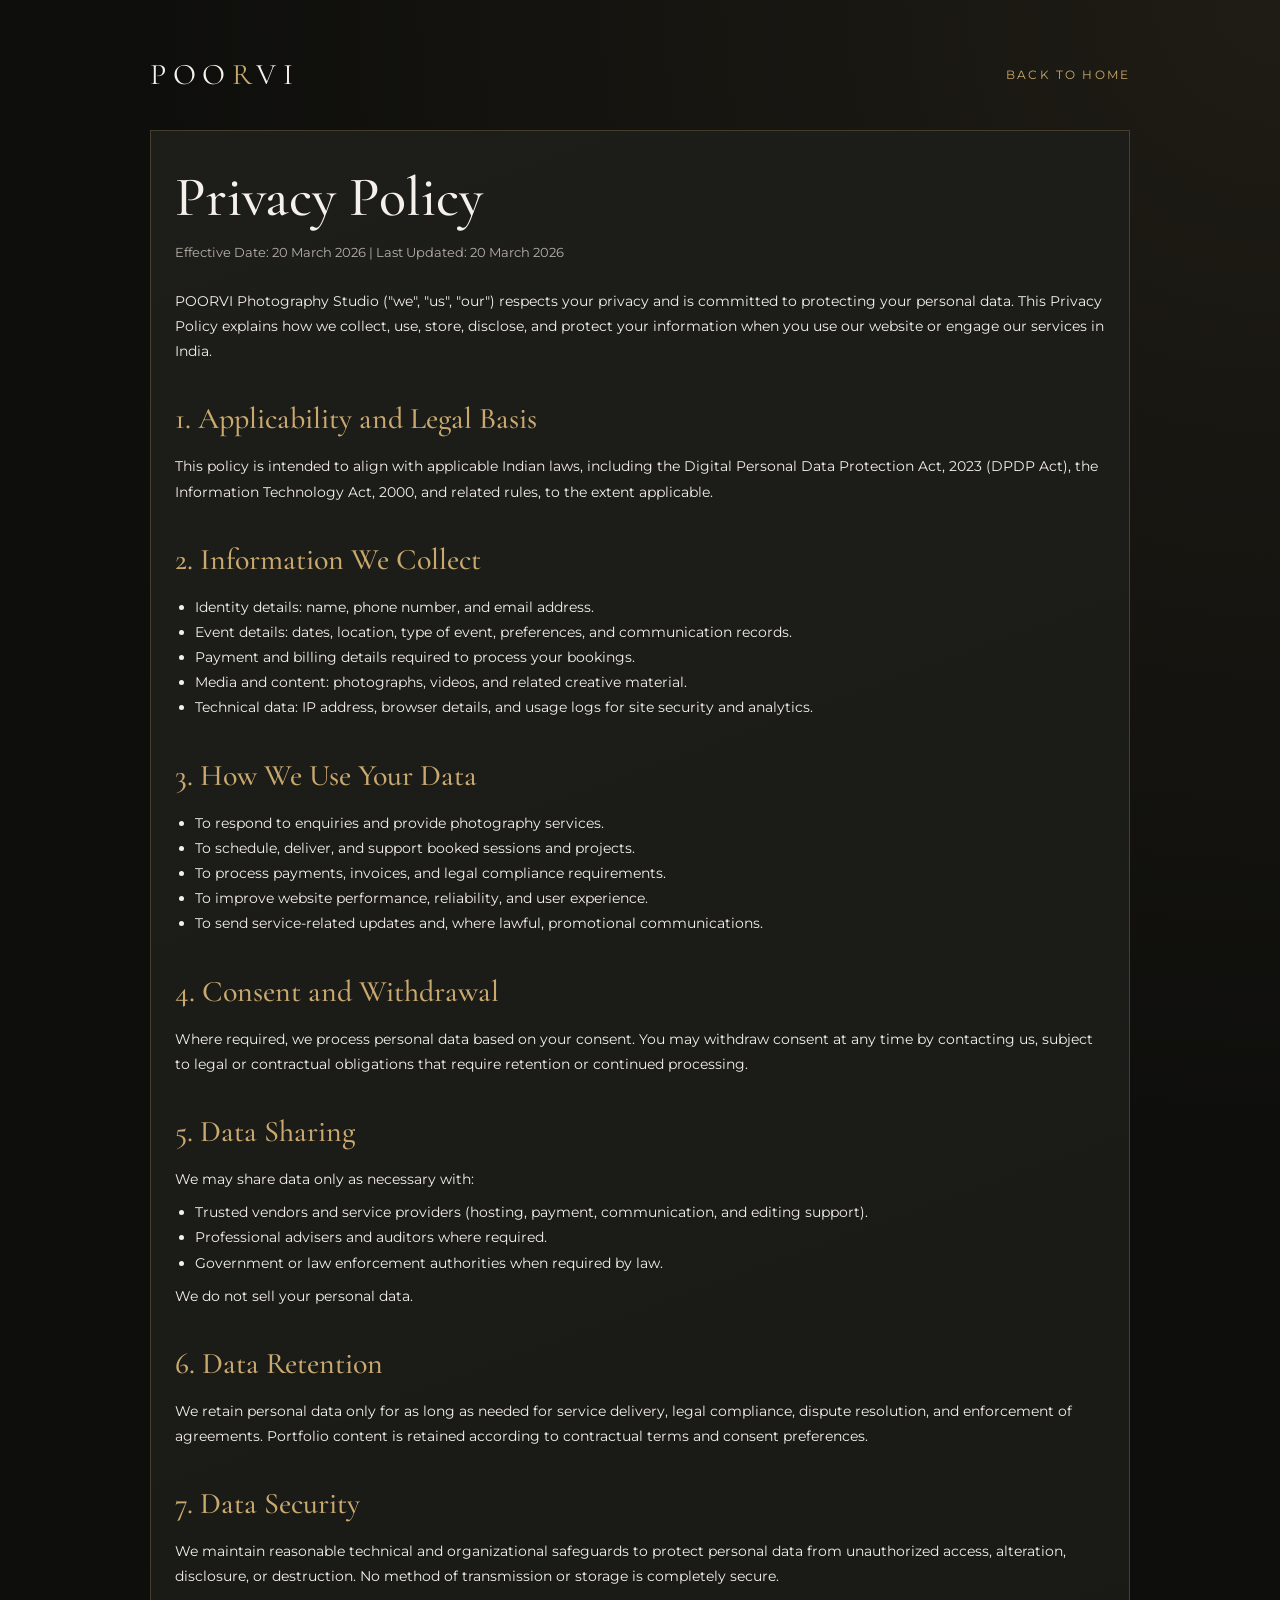
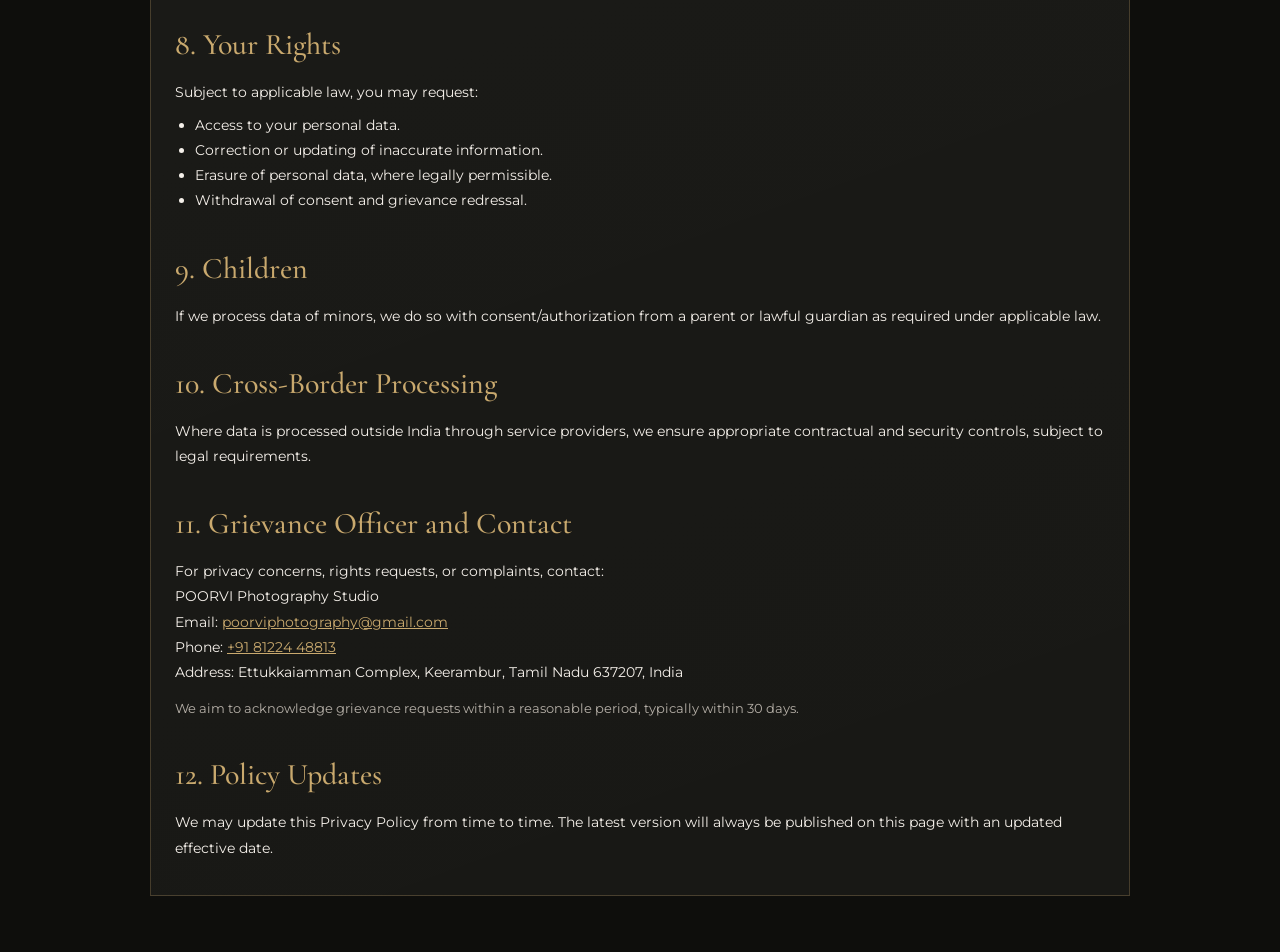
<file: privacy-policy.html>
<!DOCTYPE html>
<html lang="en-IN">
<head>
  <meta charset="UTF-8">
  <meta name="viewport" content="width=device-width, initial-scale=1.0">
  <title>Privacy Policy | POORVI Photography Studio</title>
  <meta name="description" content="Privacy Policy for POORVI Photography Studio in accordance with applicable Indian laws, including the Digital Personal Data Protection Act, 2023.">
  <meta name="robots" content="index, follow">
  <meta name="theme-color" content="#0e0e0c">
  <link rel="icon" type="image/png" href="/assets/favicon.png">
  <link rel="shortcut icon" type="image/png" href="/assets/favicon.png">
  <link rel="apple-touch-icon" href="/assets/favicon.png">
  <link rel="canonical" href="https://poorvi.triospark.in/privacy-policy.html">
  <link rel="preconnect" href="https://fonts.googleapis.com">
  <link rel="preconnect" href="https://fonts.gstatic.com" crossorigin>
  <link href="https://fonts.googleapis.com/css2?family=Cormorant+Garamond:wght@400;500;600&family=Montserrat:wght@300;400;500;600&display=swap" rel="stylesheet">
  <style>
    :root {
      --bg: #0e0e0c;
      --panel: #181815;
      --text: #f5f0ea;
      --muted: #b6b0a8;
      --gold: #c9a96e;
      --line: rgba(201, 169, 110, 0.25);
    }

    * {
      box-sizing: border-box;
      margin: 0;
      padding: 0;
    }

    body {
      font-family: "Montserrat", sans-serif;
      background: radial-gradient(circle at top right, rgba(201, 169, 110, 0.09), transparent 40%), var(--bg);
      color: var(--text);
      line-height: 1.8;
      padding: 0 20px 56px;
    }

    .wrap {
      width: min(980px, 100%);
      margin: 48px auto 0;
    }

    .topbar {
      display: flex;
      justify-content: space-between;
      align-items: center;
      margin-bottom: 28px;
      gap: 16px;
      flex-wrap: wrap;
    }

    .brand {
      font-family: "Cormorant Garamond", serif;
      letter-spacing: 0.22em;
      font-size: 30px;
      text-decoration: none;
      color: var(--text);
    }

    .brand span {
      color: var(--gold);
    }

    .back {
      text-decoration: none;
      color: var(--gold);
      font-size: 12px;
      letter-spacing: 0.18em;
      text-transform: uppercase;
    }

    .card {
      background: linear-gradient(160deg, rgba(255, 255, 255, 0.02), rgba(255, 255, 255, 0)), var(--panel);
      border: 1px solid var(--line);
      padding: 34px 24px;
    }

    h1 {
      font-family: "Cormorant Garamond", serif;
      font-size: clamp(36px, 6vw, 56px);
      font-weight: 500;
      line-height: 1.15;
      margin-bottom: 12px;
    }

    .meta {
      color: var(--muted);
      font-size: 13px;
      margin-bottom: 24px;
    }

    h2 {
      font-family: "Cormorant Garamond", serif;
      font-size: 30px;
      margin: 28px 0 8px;
      color: var(--gold);
      font-weight: 500;
    }

    p, li {
      color: var(--text);
      font-size: 14px;
    }

    ul {
      padding-left: 20px;
      margin: 8px 0;
    }

    .small {
      color: var(--muted);
      font-size: 13px;
      margin-top: 12px;
    }

    a {
      color: var(--gold);
    }

    @media (max-width: 767px) {
      .card {
        padding: 24px 16px;
      }

      h2 {
        font-size: 26px;
      }
    }
  </style>
</head>
<body>
  <div class="wrap">
    <div class="topbar">
      <a class="brand" href="/">POO<span>R</span>VI</a>
      <a class="back" href="/">Back to Home</a>
    </div>

    <main class="card">
      <h1>Privacy Policy</h1>
      <p class="meta">Effective Date: 20 March 2026 | Last Updated: 20 March 2026</p>

      <p>
        POORVI Photography Studio ("we", "us", "our") respects your privacy and is committed to protecting your personal data.
        This Privacy Policy explains how we collect, use, store, disclose, and protect your information when you use our website
        or engage our services in India.
      </p>

      <h2>1. Applicability and Legal Basis</h2>
      <p>
        This policy is intended to align with applicable Indian laws, including the Digital Personal Data Protection Act, 2023
        (DPDP Act), the Information Technology Act, 2000, and related rules, to the extent applicable.
      </p>

      <h2>2. Information We Collect</h2>
      <ul>
        <li>Identity details: name, phone number, and email address.</li>
        <li>Event details: dates, location, type of event, preferences, and communication records.</li>
        <li>Payment and billing details required to process your bookings.</li>
        <li>Media and content: photographs, videos, and related creative material.</li>
        <li>Technical data: IP address, browser details, and usage logs for site security and analytics.</li>
      </ul>

      <h2>3. How We Use Your Data</h2>
      <ul>
        <li>To respond to enquiries and provide photography services.</li>
        <li>To schedule, deliver, and support booked sessions and projects.</li>
        <li>To process payments, invoices, and legal compliance requirements.</li>
        <li>To improve website performance, reliability, and user experience.</li>
        <li>To send service-related updates and, where lawful, promotional communications.</li>
      </ul>

      <h2>4. Consent and Withdrawal</h2>
      <p>
        Where required, we process personal data based on your consent. You may withdraw consent at any time by contacting us,
        subject to legal or contractual obligations that require retention or continued processing.
      </p>

      <h2>5. Data Sharing</h2>
      <p>We may share data only as necessary with:</p>
      <ul>
        <li>Trusted vendors and service providers (hosting, payment, communication, and editing support).</li>
        <li>Professional advisers and auditors where required.</li>
        <li>Government or law enforcement authorities when required by law.</li>
      </ul>
      <p>We do not sell your personal data.</p>

      <h2>6. Data Retention</h2>
      <p>
        We retain personal data only for as long as needed for service delivery, legal compliance, dispute resolution,
        and enforcement of agreements. Portfolio content is retained according to contractual terms and consent preferences.
      </p>

      <h2>7. Data Security</h2>
      <p>
        We maintain reasonable technical and organizational safeguards to protect personal data from unauthorized access,
        alteration, disclosure, or destruction. No method of transmission or storage is completely secure.
      </p>

      <h2>8. Your Rights</h2>
      <p>Subject to applicable law, you may request:</p>
      <ul>
        <li>Access to your personal data.</li>
        <li>Correction or updating of inaccurate information.</li>
        <li>Erasure of personal data, where legally permissible.</li>
        <li>Withdrawal of consent and grievance redressal.</li>
      </ul>

      <h2>9. Children</h2>
      <p>
        If we process data of minors, we do so with consent/authorization from a parent or lawful guardian as required
        under applicable law.
      </p>

      <h2>10. Cross-Border Processing</h2>
      <p>
        Where data is processed outside India through service providers, we ensure appropriate contractual and security controls,
        subject to legal requirements.
      </p>

      <h2>11. Grievance Officer and Contact</h2>
      <p>
        For privacy concerns, rights requests, or complaints, contact:
        <br>POORVI Photography Studio
        <br>Email: <a href="mailto:poorviphotography@gmail.com">poorviphotography@gmail.com</a>
        <br>Phone: <a href="tel:+918122448813">+91 81224 48813</a>
        <br>Address: Ettukkaiamman Complex, Keerambur, Tamil Nadu 637207, India
      </p>
      <p class="small">We aim to acknowledge grievance requests within a reasonable period, typically within 30 days.</p>

      <h2>12. Policy Updates</h2>
      <p>
        We may update this Privacy Policy from time to time. The latest version will always be published on this page with
        an updated effective date.
      </p>
    </main>
  </div>
</body>
</html>
</file>
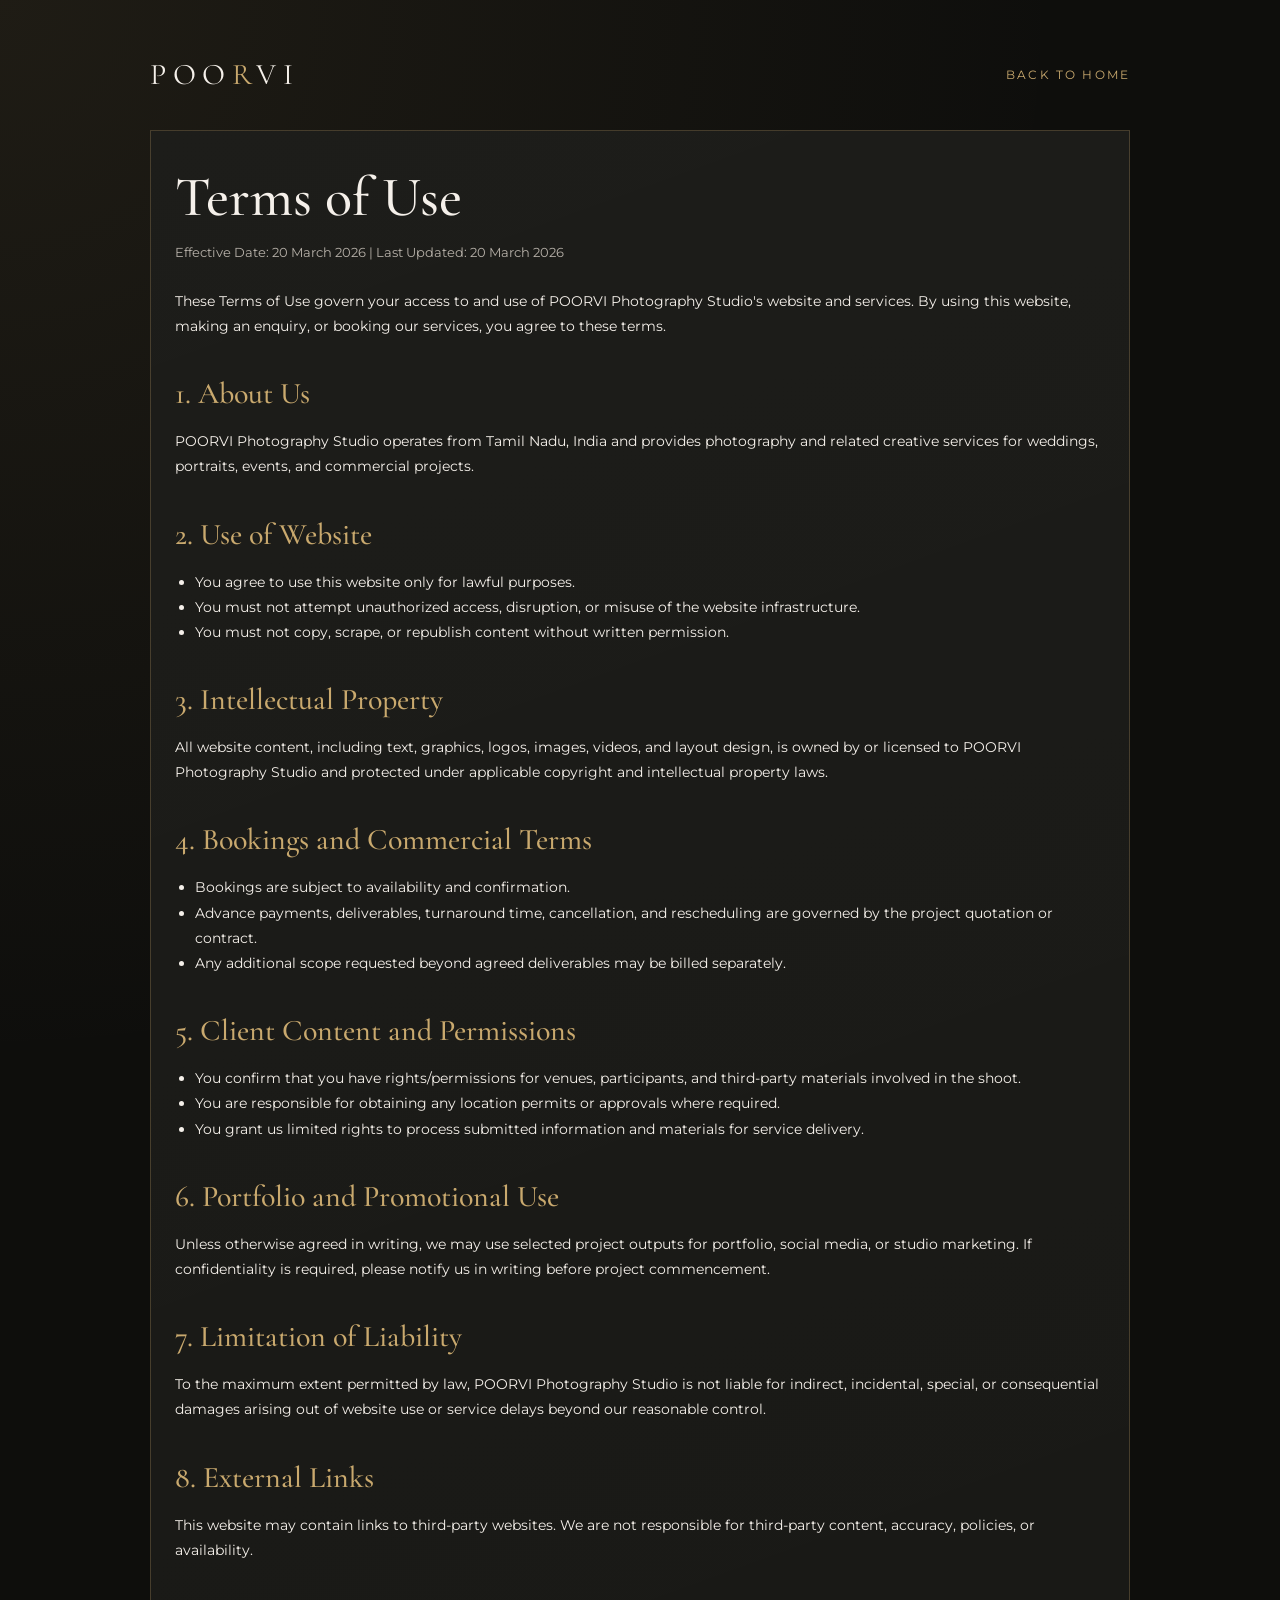
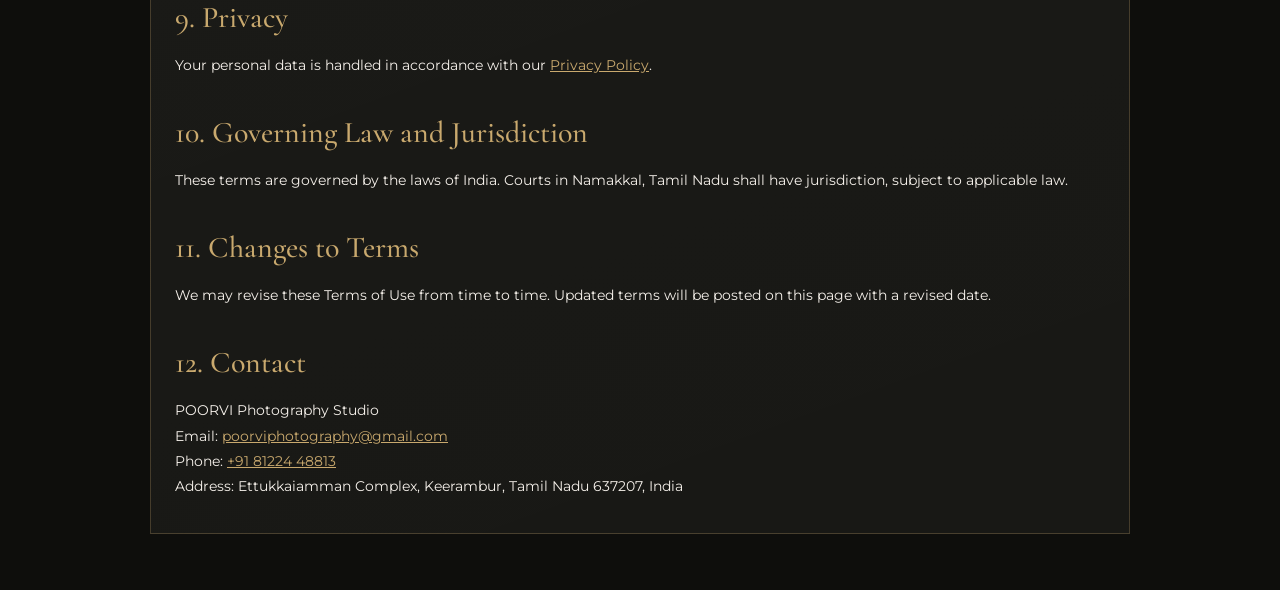
<file: terms-of-use.html>
<!DOCTYPE html>
<html lang="en-IN">
<head>
  <meta charset="UTF-8">
  <meta name="viewport" content="width=device-width, initial-scale=1.0">
  <title>Terms of Use | POORVI Photography Studio</title>
  <meta name="description" content="Terms of Use for POORVI Photography Studio website and services, governed by applicable Indian law.">
  <meta name="robots" content="index, follow">
  <meta name="theme-color" content="#0e0e0c">
  <link rel="icon" type="image/png" href="/assets/favicon.png">
  <link rel="shortcut icon" type="image/png" href="/assets/favicon.png">
  <link rel="apple-touch-icon" href="/assets/favicon.png">
  <link rel="canonical" href="https://poorvi.triospark.in/terms-of-use.html">
  <link rel="preconnect" href="https://fonts.googleapis.com">
  <link rel="preconnect" href="https://fonts.gstatic.com" crossorigin>
  <link href="https://fonts.googleapis.com/css2?family=Cormorant+Garamond:wght@400;500;600&family=Montserrat:wght@300;400;500;600&display=swap" rel="stylesheet">
  <style>
    :root {
      --bg: #0e0e0c;
      --panel: #181815;
      --text: #f5f0ea;
      --muted: #b6b0a8;
      --gold: #c9a96e;
      --line: rgba(201, 169, 110, 0.25);
    }

    * {
      box-sizing: border-box;
      margin: 0;
      padding: 0;
    }

    body {
      font-family: "Montserrat", sans-serif;
      background: radial-gradient(circle at top left, rgba(201, 169, 110, 0.09), transparent 42%), var(--bg);
      color: var(--text);
      line-height: 1.8;
      padding: 0 20px 56px;
    }

    .wrap {
      width: min(980px, 100%);
      margin: 48px auto 0;
    }

    .topbar {
      display: flex;
      justify-content: space-between;
      align-items: center;
      margin-bottom: 28px;
      gap: 16px;
      flex-wrap: wrap;
    }

    .brand {
      font-family: "Cormorant Garamond", serif;
      letter-spacing: 0.22em;
      font-size: 30px;
      text-decoration: none;
      color: var(--text);
    }

    .brand span {
      color: var(--gold);
    }

    .back {
      text-decoration: none;
      color: var(--gold);
      font-size: 12px;
      letter-spacing: 0.18em;
      text-transform: uppercase;
    }

    .card {
      background: linear-gradient(160deg, rgba(255, 255, 255, 0.02), rgba(255, 255, 255, 0)), var(--panel);
      border: 1px solid var(--line);
      padding: 34px 24px;
    }

    h1 {
      font-family: "Cormorant Garamond", serif;
      font-size: clamp(36px, 6vw, 56px);
      font-weight: 500;
      line-height: 1.15;
      margin-bottom: 12px;
    }

    .meta {
      color: var(--muted);
      font-size: 13px;
      margin-bottom: 24px;
    }

    h2 {
      font-family: "Cormorant Garamond", serif;
      font-size: 30px;
      margin: 28px 0 8px;
      color: var(--gold);
      font-weight: 500;
    }

    p, li {
      color: var(--text);
      font-size: 14px;
    }

    ul {
      padding-left: 20px;
      margin: 8px 0;
    }

    a {
      color: var(--gold);
    }

    @media (max-width: 767px) {
      .card {
        padding: 24px 16px;
      }

      h2 {
        font-size: 26px;
      }
    }
  </style>
</head>
<body>
  <div class="wrap">
    <div class="topbar">
      <a class="brand" href="/">POO<span>R</span>VI</a>
      <a class="back" href="/">Back to Home</a>
    </div>

    <main class="card">
      <h1>Terms of Use</h1>
      <p class="meta">Effective Date: 20 March 2026 | Last Updated: 20 March 2026</p>

      <p>
        These Terms of Use govern your access to and use of POORVI Photography Studio's website and services.
        By using this website, making an enquiry, or booking our services, you agree to these terms.
      </p>

      <h2>1. About Us</h2>
      <p>
        POORVI Photography Studio operates from Tamil Nadu, India and provides photography and related creative services
        for weddings, portraits, events, and commercial projects.
      </p>

      <h2>2. Use of Website</h2>
      <ul>
        <li>You agree to use this website only for lawful purposes.</li>
        <li>You must not attempt unauthorized access, disruption, or misuse of the website infrastructure.</li>
        <li>You must not copy, scrape, or republish content without written permission.</li>
      </ul>

      <h2>3. Intellectual Property</h2>
      <p>
        All website content, including text, graphics, logos, images, videos, and layout design, is owned by or licensed to
        POORVI Photography Studio and protected under applicable copyright and intellectual property laws.
      </p>

      <h2>4. Bookings and Commercial Terms</h2>
      <ul>
        <li>Bookings are subject to availability and confirmation.</li>
        <li>Advance payments, deliverables, turnaround time, cancellation, and rescheduling are governed by the project quotation or contract.</li>
        <li>Any additional scope requested beyond agreed deliverables may be billed separately.</li>
      </ul>

      <h2>5. Client Content and Permissions</h2>
      <ul>
        <li>You confirm that you have rights/permissions for venues, participants, and third-party materials involved in the shoot.</li>
        <li>You are responsible for obtaining any location permits or approvals where required.</li>
        <li>You grant us limited rights to process submitted information and materials for service delivery.</li>
      </ul>

      <h2>6. Portfolio and Promotional Use</h2>
      <p>
        Unless otherwise agreed in writing, we may use selected project outputs for portfolio, social media, or studio marketing.
        If confidentiality is required, please notify us in writing before project commencement.
      </p>

      <h2>7. Limitation of Liability</h2>
      <p>
        To the maximum extent permitted by law, POORVI Photography Studio is not liable for indirect, incidental, special,
        or consequential damages arising out of website use or service delays beyond our reasonable control.
      </p>

      <h2>8. External Links</h2>
      <p>
        This website may contain links to third-party websites. We are not responsible for third-party content, accuracy,
        policies, or availability.
      </p>

      <h2>9. Privacy</h2>
      <p>
        Your personal data is handled in accordance with our <a href="/privacy-policy.html">Privacy Policy</a>.
      </p>

      <h2>10. Governing Law and Jurisdiction</h2>
      <p>
        These terms are governed by the laws of India. Courts in Namakkal, Tamil Nadu shall have jurisdiction,
        subject to applicable law.
      </p>

      <h2>11. Changes to Terms</h2>
      <p>
        We may revise these Terms of Use from time to time. Updated terms will be posted on this page with a revised date.
      </p>

      <h2>12. Contact</h2>
      <p>
        POORVI Photography Studio
        <br>Email: <a href="mailto:poorviphotography@gmail.com">poorviphotography@gmail.com</a>
        <br>Phone: <a href="tel:+918122448813">+91 81224 48813</a>
        <br>Address: Ettukkaiamman Complex, Keerambur, Tamil Nadu 637207, India
      </p>
    </main>
  </div>
</body>
</html>
</file>
